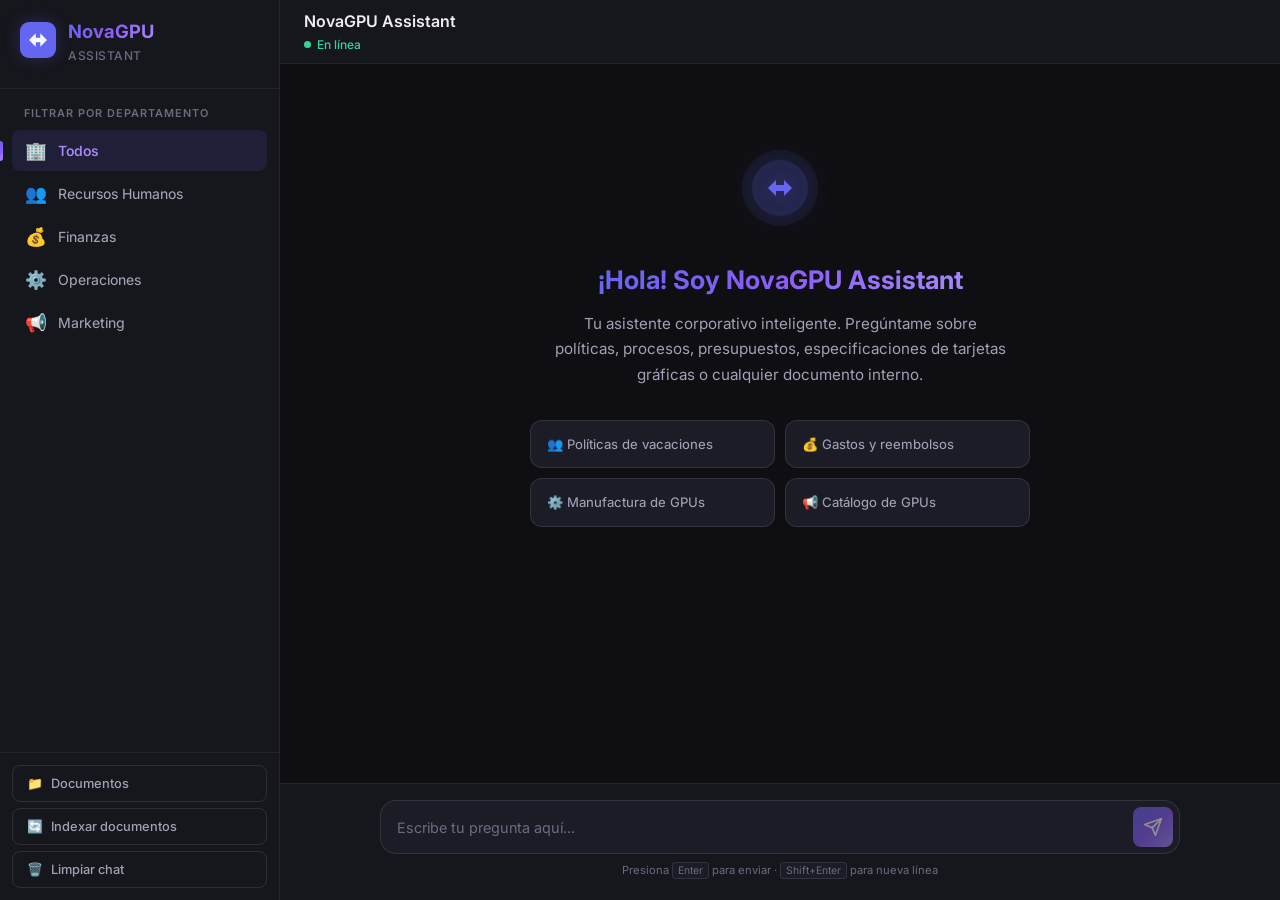
<file: templates/index.html>
<!DOCTYPE html>
<html lang="es">
<head>
    <meta charset="UTF-8">
    <meta name="viewport" content="width=device-width, initial-scale=1.0">
    <meta name="description" content="NovaGPU Assistant - Asistente virtual corporativo inteligente de NovaGPU Technologies">
    <title>NovaGPU Assistant | Asistente Corporativo IA</title>
    <link rel="preconnect" href="https://fonts.googleapis.com">
    <link rel="preconnect" href="https://fonts.gstatic.com" crossorigin>
    <link href="https://fonts.googleapis.com/css2?family=Inter:wght@300;400;500;600;700;800&display=swap" rel="stylesheet">
    <link rel="icon" type="image/svg+xml" href="data:image/svg+xml,<svg xmlns='http://www.w3.org/2000/svg' viewBox='0 0 32 32'><rect width='32' height='32' rx='8' fill='%236366f1'/><path d='M8 16L14 10V14H18V10L24 16L18 22V18H14V22L8 16Z' fill='white'/></svg>">
    <link rel="stylesheet" href="/static/style.css">
</head>
<body>
    <div class="app-container">
        <!-- Sidebar -->
        <aside class="sidebar" id="sidebar">
            <div class="sidebar-header">
                <div class="logo">
                    <div class="logo-icon">
                        <svg viewBox="0 0 32 32" fill="none" xmlns="http://www.w3.org/2000/svg">
                            <rect width="32" height="32" rx="8" fill="url(#logo-grad)"/>
                            <path d="M8 16L14 10V14H18V10L24 16L18 22V18H14V22L8 16Z" fill="white" fill-opacity="0.95"/>
                            <defs>
                                <linearGradient id="logo-grad" x1="0" y1="0" x2="32" y2="32">
                                    <stop stop-color="#6366f1"/>
                                    <stop offset="1" stop-color="#8b5cf6"/>
                                </linearGradient>
                            </defs>
                        </svg>
                    </div>
                    <div class="logo-text">
                        <h1>NovaGPU</h1>
                        <span>Assistant</span>
                    </div>
                </div>
            </div>

            <nav class="sidebar-nav">
                <div class="nav-section">
                    <span class="nav-section-title">Filtrar por departamento</span>
                    <button class="nav-item active" data-department="" id="dept-all">
                        <span class="nav-icon">🏢</span>
                        <span>Todos</span>
                    </button>
                    <button class="nav-item" data-department="rrhh" id="dept-rrhh">
                        <span class="nav-icon">👥</span>
                        <span>Recursos Humanos</span>
                    </button>
                    <button class="nav-item" data-department="finanzas" id="dept-finanzas">
                        <span class="nav-icon">💰</span>
                        <span>Finanzas</span>
                    </button>
                    <button class="nav-item" data-department="operaciones" id="dept-operaciones">
                        <span class="nav-icon">⚙️</span>
                        <span>Operaciones</span>
                    </button>
                    <button class="nav-item" data-department="marketing" id="dept-marketing">
                        <span class="nav-icon">📢</span>
                        <span>Marketing</span>
                    </button>
                </div>
            </nav>

            <div class="sidebar-footer">
                <button class="btn-action btn-docs" id="btn-docs" title="Gestionar documentos del sistema">
                    <span>📁</span> Documentos
                </button>
                <button class="btn-action btn-reindex" id="btn-reindex" title="Re-indexar documentos">
                    <span>🔄</span> Indexar documentos
                </button>
                <button class="btn-action btn-clear" id="btn-clear" title="Limpiar conversación">
                    <span>🗑️</span> Limpiar chat
                </button>
            </div>
        </aside>

        <!-- Main Content -->
        <main class="main-content">
            <!-- Header -->
            <header class="main-header">
                <button class="btn-menu" id="btn-menu" aria-label="Menú">
                    <svg width="24" height="24" viewBox="0 0 24 24" fill="none" stroke="currentColor" stroke-width="2">
                        <line x1="3" y1="6" x2="21" y2="6"/>
                        <line x1="3" y1="12" x2="21" y2="12"/>
                        <line x1="3" y1="18" x2="21" y2="18"/>
                    </svg>
                </button>
                <div class="header-info">
                    <h2 id="current-department-title">NovaGPU Assistant</h2>
                    <span class="header-status" id="connection-status">
                        <span class="status-dot"></span>
                        En línea
                    </span>
                </div>
            </header>

            <!-- Chat Area -->
            <div class="chat-container" id="chat-container">
                <!-- Welcome Message -->
                <div class="welcome-screen" id="welcome-screen">
                    <div class="welcome-icon">
                        <svg viewBox="0 0 80 80" fill="none" xmlns="http://www.w3.org/2000/svg">
                            <circle cx="40" cy="40" r="38" fill="url(#welcome-grad)" opacity="0.1"/>
                            <circle cx="40" cy="40" r="28" fill="url(#welcome-grad)" opacity="0.15"/>
                            <path d="M28 40L36 32V37H44V32L52 40L44 48V43H36V48L28 40Z" fill="url(#welcome-grad)"/>
                            <defs>
                                <linearGradient id="welcome-grad" x1="0" y1="0" x2="80" y2="80">
                                    <stop stop-color="#6366f1"/>
                                    <stop offset="1" stop-color="#a78bfa"/>
                                </linearGradient>
                            </defs>
                        </svg>
                    </div>
                    <h2>¡Hola! Soy NovaGPU Assistant</h2>
                    <p>Tu asistente corporativo inteligente. Pregúntame sobre políticas, procesos, presupuestos, especificaciones de tarjetas gráficas o cualquier documento interno.</p>
                    <div class="quick-actions">
                        <button class="quick-action" data-question="¿Cuáles son las políticas de vacaciones y licencias?">
                            👥 Políticas de vacaciones
                        </button>
                        <button class="quick-action" data-question="¿Cuál es la política de gastos y reembolsos para viajes de negocios?">
                            💰 Gastos y reembolsos
                        </button>
                        <button class="quick-action" data-question="¿Cuál es el proceso de manufactura de las GPUs NovaGPU?">
                            ⚙️ Manufactura de GPUs
                        </button>
                        <button class="quick-action" data-question="¿Cuáles son las especificaciones y precios de las tarjetas gráficas NovaGPU?">
                            📢 Catálogo de GPUs
                        </button>
                    </div>
                </div>

                <!-- Messages -->
                <div class="messages" id="messages"></div>
            </div>

            <!-- Input Area -->
            <div class="input-area">
                <form class="input-form" id="chat-form">
                    <div class="input-wrapper">
                        <textarea 
                            id="message-input" 
                            placeholder="Escribe tu pregunta aquí..." 
                            rows="1"
                            maxlength="2000"
                            aria-label="Mensaje"
                        ></textarea>
                        <button type="submit" class="btn-send" id="btn-send" aria-label="Enviar mensaje" disabled>
                            <svg width="20" height="20" viewBox="0 0 24 24" fill="none" stroke="currentColor" stroke-width="2" stroke-linecap="round" stroke-linejoin="round">
                                <line x1="22" y1="2" x2="11" y2="13"/>
                                <polygon points="22 2 15 22 11 13 2 9 22 2"/>
                            </svg>
                        </button>
                    </div>
                    <span class="input-hint">
                        Presiona <kbd>Enter</kbd> para enviar · <kbd>Shift+Enter</kbd> para nueva línea
                    </span>
                </form>
            </div>
        </main>
    </div>

    <!-- Modal Gestión de Documentos -->
    <div class="modal-backdrop" id="modal-docs-backdrop">
        <div class="modal-container">
            <div class="modal-header">
                <div class="modal-title">
                    <span class="modal-icon">📁</span>
                    <h3>Gestión de Documentos</h3>
                </div>
                <button class="btn-modal-close" id="btn-modal-close" aria-label="Cerrar modal">&times;</button>
            </div>
            
            <div class="modal-body">
                <!-- Zona de carga -->
                <section class="upload-section">
                    <h4>Subir nuevo documento</h4>
                    <form id="upload-form" class="upload-form">
                        <div class="form-group">
                            <label for="upload-department">Departamento destino:</label>
                            <select id="upload-department" required>
                                <option value="rrhh">👥 Recursos Humanos</option>
                                <option value="finanzas">💰 Finanzas</option>
                                <option value="operaciones">⚙️ Operaciones</option>
                                <option value="marketing">📢 Marketing</option>
                            </select>
                        </div>
                        
                        <div class="drop-zone" id="drop-zone">
                            <span class="drop-zone-icon">📤</span>
                            <p class="drop-zone-text">Arrastra y suelta tu archivo aquí o <span>haz clic para examinar</span></p>
                            <span class="drop-zone-hint">Formatos soportados: PDF, DOCX, TXT, MD, CSV, XLSX, JSON, HTML, PPTX</span>
                            <input type="file" id="file-input" hidden accept=".pdf,.docx,.txt,.md,.csv,.xlsx,.json,.html,.pptx">
                        </div>

                        <div class="file-preview hidden" id="file-preview">
                            <span class="file-icon">📄</span>
                            <span class="file-name" id="selected-file-name">documento.pdf</span>
                            <button type="button" class="btn-remove-file" id="btn-remove-file">&times;</button>
                        </div>

                        <button type="submit" class="btn-primary btn-upload" id="btn-upload" disabled>
                            <span>⬆️</span> Subir Documento
                        </button>
                    </form>
                </section>

                <hr class="modal-divider">

                <!-- Lista de documentos existentes -->
                <section class="docs-list-section">
                    <div class="section-header">
                        <h4>Documentos en la base de conocimiento</h4>
                        <span class="docs-badge" id="total-docs-count">0 documentos</span>
                    </div>
                    <div class="docs-list" id="docs-list">
                        <div class="docs-loading">Cargando documentos...</div>
                    </div>
                </section>
            </div>
            
            <div class="modal-footer">
                <p class="reindex-hint">💡 Recuérdale al sistema re-indexar los documentos después de agregar o quitar archivos.</p>
                <button type="button" class="btn-action btn-reindex" id="btn-modal-reindex">
                    <span>🔄</span> Re-indexar Ahora
                </button>
            </div>
        </div>
    </div>

    <!-- Toast notifications -->
    <div class="toast-container" id="toast-container"></div>

    <script src="/static/script.js"></script>

</body>
</html>
</file>
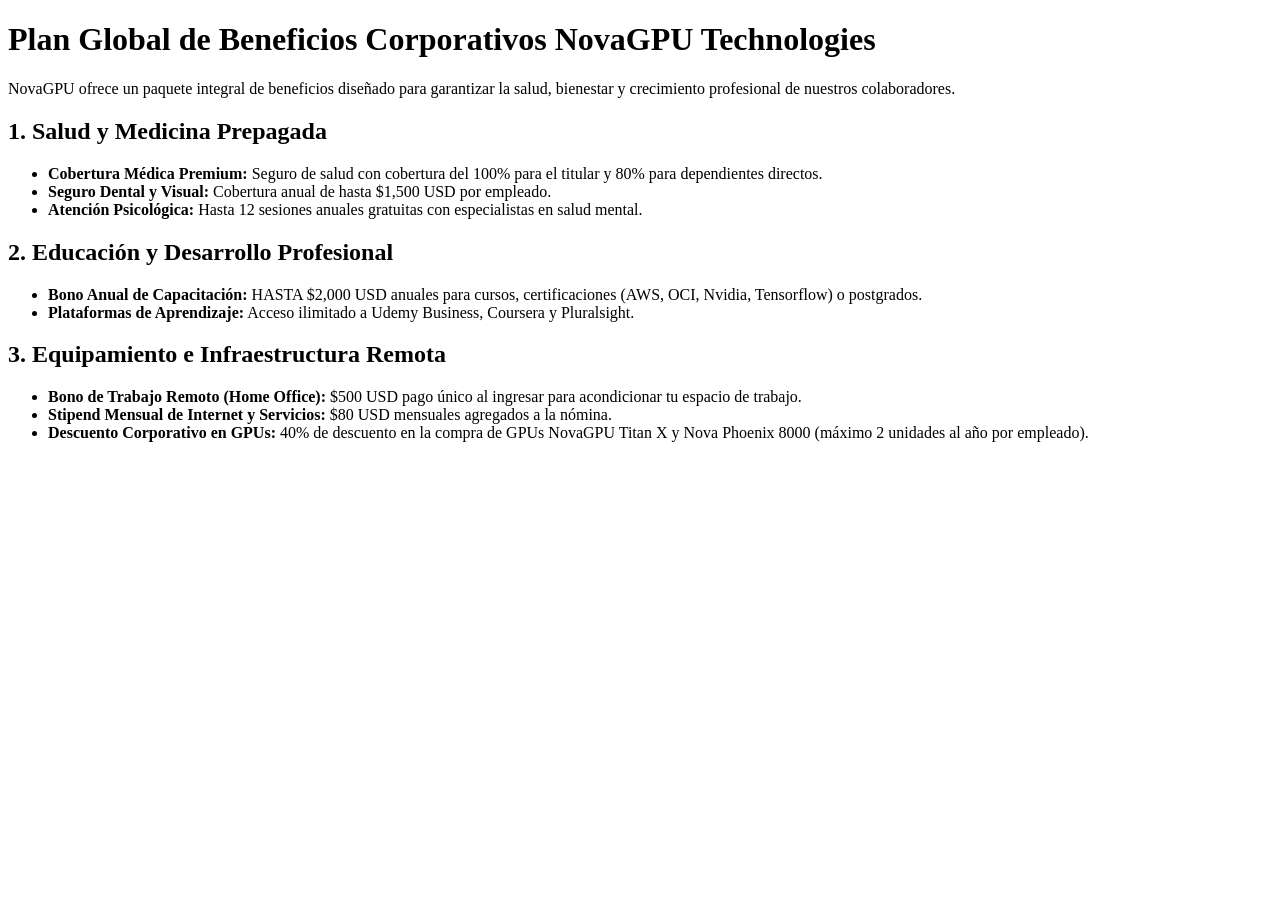
<file: documents/rrhh/plan_beneficios.html>
<!DOCTYPE html>
<html lang="es">
<head>
    <meta charset="UTF-8">
    <title>Plan Global de Beneficios NovaGPU 2026</title>
</head>
<body>
    <h1>Plan Global de Beneficios Corporativos NovaGPU Technologies</h1>
    <p>NovaGPU ofrece un paquete integral de beneficios diseñado para garantizar la salud, bienestar y crecimiento profesional de nuestros colaboradores.</p>
    
    <h2>1. Salud y Medicina Prepagada</h2>
    <ul>
        <li><strong>Cobertura Médica Premium:</strong> Seguro de salud con cobertura del 100% para el titular y 80% para dependientes directos.</li>
        <li><strong>Seguro Dental y Visual:</strong> Cobertura anual de hasta $1,500 USD por empleado.</li>
        <li><strong>Atención Psicológica:</strong> Hasta 12 sesiones anuales gratuitas con especialistas en salud mental.</li>
    </ul>

    <h2>2. Educación y Desarrollo Profesional</h2>
    <ul>
        <li><strong>Bono Anual de Capacitación:</strong> HASTA $2,000 USD anuales para cursos, certificaciones (AWS, OCI, Nvidia, Tensorflow) o postgrados.</li>
        <li><strong>Plataformas de Aprendizaje:</strong> Acceso ilimitado a Udemy Business, Coursera y Pluralsight.</li>
    </ul>

    <h2>3. Equipamiento e Infraestructura Remota</h2>
    <ul>
        <li><strong>Bono de Trabajo Remoto (Home Office):</strong> $500 USD pago único al ingresar para acondicionar tu espacio de trabajo.</li>
        <li><strong>Stipend Mensual de Internet y Servicios:</strong> $80 USD mensuales agregados a la nómina.</li>
        <li><strong>Descuento Corporativo en GPUs:</strong> 40% de descuento en la compra de GPUs NovaGPU Titan X y Nova Phoenix 8000 (máximo 2 unidades al año por empleado).</li>
    </ul>
</body>
</html>
</file>
<file: static/style.css>
/* ================================================
   NovaGPU Assistant - Estilos principales
   ================================================ */

/* --- Reset & Variables --- */
:root {
    --bg-primary: #0f0f13;
    --bg-secondary: #16161d;
    --bg-tertiary: #1c1c27;
    --bg-elevated: #22222f;
    --bg-hover: #2a2a3a;

    --text-primary: #eeeef0;
    --text-secondary: #a1a1b5;
    --text-tertiary: #6b6b80;
    --text-inverse: #0f0f13;

    --accent-primary: #6366f1;
    --accent-secondary: #8b5cf6;
    --accent-tertiary: #a78bfa;
    --accent-glow: rgba(99, 102, 241, 0.25);
    --accent-gradient: linear-gradient(135deg, #6366f1 0%, #8b5cf6 50%, #a78bfa 100%);

    --success: #34d399;
    --warning: #fbbf24;
    --error: #f87171;
    --info: #60a5fa;

    --border-subtle: rgba(255, 255, 255, 0.06);
    --border-medium: rgba(255, 255, 255, 0.1);

    --radius-sm: 8px;
    --radius-md: 12px;
    --radius-lg: 16px;
    --radius-xl: 20px;
    --radius-full: 9999px;

    --shadow-sm: 0 1px 3px rgba(0, 0, 0, 0.3);
    --shadow-md: 0 4px 12px rgba(0, 0, 0, 0.4);
    --shadow-lg: 0 8px 30px rgba(0, 0, 0, 0.5);
    --shadow-glow: 0 0 20px var(--accent-glow);

    --sidebar-width: 280px;
    --header-height: 64px;

    --transition-fast: 150ms cubic-bezier(0.4, 0, 0.2, 1);
    --transition-base: 250ms cubic-bezier(0.4, 0, 0.2, 1);
    --transition-slow: 400ms cubic-bezier(0.4, 0, 0.2, 1);

    --font-family: 'Inter', -apple-system, BlinkMacSystemFont, 'Segoe UI', sans-serif;
}

*,
*::before,
*::after {
    box-sizing: border-box;
    margin: 0;
    padding: 0;
}

html {
    font-size: 16px;
    -webkit-font-smoothing: antialiased;
    -moz-osx-font-smoothing: grayscale;
}

body {
    font-family: var(--font-family);
    background-color: var(--bg-primary);
    color: var(--text-primary);
    line-height: 1.6;
    overflow: hidden;
    height: 100vh;
    height: 100dvh;
}

/* --- App Layout --- */
.app-container {
    display: flex;
    height: 100vh;
    height: 100dvh;
    overflow: hidden;
}

/* --- Sidebar --- */
.sidebar {
    width: var(--sidebar-width);
    background: var(--bg-secondary);
    border-right: 1px solid var(--border-subtle);
    display: flex;
    flex-direction: column;
    flex-shrink: 0;
    transition: transform var(--transition-base);
    z-index: 100;
}

.sidebar-header {
    padding: 20px;
    border-bottom: 1px solid var(--border-subtle);
}

.logo {
    display: flex;
    align-items: center;
    gap: 12px;
}

.logo-icon svg {
    width: 36px;
    height: 36px;
    filter: drop-shadow(0 0 8px var(--accent-glow));
}

.logo-text h1 {
    font-size: 1.15rem;
    font-weight: 700;
    background: var(--accent-gradient);
    -webkit-background-clip: text;
    -webkit-text-fill-color: transparent;
    background-clip: text;
    line-height: 1.2;
}

.logo-text span {
    font-size: 0.75rem;
    color: var(--text-tertiary);
    font-weight: 500;
    letter-spacing: 0.5px;
    text-transform: uppercase;
}

/* Sidebar Navigation */
.sidebar-nav {
    flex: 1;
    overflow-y: auto;
    padding: 16px 12px;
}

.sidebar-nav::-webkit-scrollbar {
    width: 4px;
}

.sidebar-nav::-webkit-scrollbar-thumb {
    background: var(--bg-hover);
    border-radius: var(--radius-full);
}

.nav-section-title {
    display: block;
    font-size: 0.68rem;
    font-weight: 600;
    color: var(--text-tertiary);
    text-transform: uppercase;
    letter-spacing: 1px;
    padding: 0 12px;
    margin-bottom: 8px;
}

.nav-item {
    display: flex;
    align-items: center;
    gap: 10px;
    width: 100%;
    padding: 10px 12px;
    margin-bottom: 2px;
    border: none;
    border-radius: var(--radius-sm);
    background: transparent;
    color: var(--text-secondary);
    font-family: var(--font-family);
    font-size: 0.875rem;
    font-weight: 450;
    cursor: pointer;
    transition: all var(--transition-fast);
    text-align: left;
}

.nav-item:hover {
    background: var(--bg-hover);
    color: var(--text-primary);
}

.nav-item.active {
    background: rgba(99, 102, 241, 0.12);
    color: var(--accent-tertiary);
    font-weight: 550;
}

.nav-item.active::before {
    content: '';
    position: absolute;
    left: 0;
    width: 3px;
    height: 20px;
    background: var(--accent-gradient);
    border-radius: 0 var(--radius-full) var(--radius-full) 0;
}

.nav-icon {
    font-size: 1.1rem;
    width: 24px;
    text-align: center;
    flex-shrink: 0;
}

/* Sidebar Footer */
.sidebar-footer {
    padding: 12px;
    border-top: 1px solid var(--border-subtle);
    display: flex;
    flex-direction: column;
    gap: 6px;
}

.btn-action {
    display: flex;
    align-items: center;
    gap: 8px;
    width: 100%;
    padding: 10px 14px;
    border: 1px solid var(--border-medium);
    border-radius: var(--radius-sm);
    background: transparent;
    color: var(--text-secondary);
    font-family: var(--font-family);
    font-size: 0.8rem;
    font-weight: 500;
    cursor: pointer;
    transition: all var(--transition-fast);
}

.btn-action:hover {
    background: var(--bg-hover);
    color: var(--text-primary);
    border-color: var(--border-medium);
}

.btn-reindex:hover {
    border-color: var(--accent-primary);
    color: var(--accent-tertiary);
}

.btn-clear:hover {
    border-color: var(--error);
    color: var(--error);
}

/* --- Main Content --- */
.main-content {
    flex: 1;
    display: flex;
    flex-direction: column;
    min-width: 0;
    position: relative;
}

/* Header */
.main-header {
    height: var(--header-height);
    display: flex;
    align-items: center;
    gap: 16px;
    padding: 0 24px;
    border-bottom: 1px solid var(--border-subtle);
    background: var(--bg-secondary);
    flex-shrink: 0;
}

.btn-menu {
    display: none;
    align-items: center;
    justify-content: center;
    width: 40px;
    height: 40px;
    border: none;
    border-radius: var(--radius-sm);
    background: transparent;
    color: var(--text-secondary);
    cursor: pointer;
    transition: all var(--transition-fast);
}

.btn-menu:hover {
    background: var(--bg-hover);
    color: var(--text-primary);
}

.header-info h2 {
    font-size: 1rem;
    font-weight: 600;
    color: var(--text-primary);
}

.header-status {
    display: flex;
    align-items: center;
    gap: 6px;
    font-size: 0.75rem;
    color: var(--success);
    font-weight: 500;
}

.status-dot {
    width: 7px;
    height: 7px;
    border-radius: 50%;
    background: var(--success);
    animation: pulse-dot 2s infinite;
}

@keyframes pulse-dot {

    0%,
    100% {
        opacity: 1;
    }

    50% {
        opacity: 0.4;
    }
}

/* --- Chat Container --- */
.chat-container {
    flex: 1;
    overflow-y: auto;
    padding: 24px;
    scroll-behavior: smooth;
}

.chat-container::-webkit-scrollbar {
    width: 6px;
}

.chat-container::-webkit-scrollbar-thumb {
    background: var(--bg-hover);
    border-radius: var(--radius-full);
}

.chat-container::-webkit-scrollbar-thumb:hover {
    background: var(--text-tertiary);
}

/* Welcome Screen */
.welcome-screen {
    display: flex;
    flex-direction: column;
    align-items: center;
    justify-content: center;
    text-align: center;
    padding: 60px 20px;
    max-width: 600px;
    margin: 0 auto;
    animation: fadeInUp 0.6s var(--transition-slow);
}

.welcome-screen.hidden {
    display: none;
}

@keyframes fadeInUp {
    from {
        opacity: 0;
        transform: translateY(20px);
    }

    to {
        opacity: 1;
        transform: translateY(0);
    }
}

.welcome-icon svg {
    width: 80px;
    height: 80px;
    margin-bottom: 24px;
    filter: drop-shadow(0 0 15px var(--accent-glow));
    animation: float 3s ease-in-out infinite;
}

@keyframes float {

    0%,
    100% {
        transform: translateY(0);
    }

    50% {
        transform: translateY(-8px);
    }
}

.welcome-screen h2 {
    font-size: 1.6rem;
    font-weight: 700;
    margin-bottom: 10px;
    background: var(--accent-gradient);
    -webkit-background-clip: text;
    -webkit-text-fill-color: transparent;
    background-clip: text;
}

.welcome-screen p {
    color: var(--text-secondary);
    font-size: 0.95rem;
    margin-bottom: 32px;
    max-width: 460px;
    line-height: 1.7;
}

.quick-actions {
    display: grid;
    grid-template-columns: 1fr 1fr;
    gap: 10px;
    width: 100%;
    max-width: 500px;
}

.quick-action {
    padding: 14px 16px;
    border: 1px solid var(--border-medium);
    border-radius: var(--radius-md);
    background: var(--bg-tertiary);
    color: var(--text-secondary);
    font-family: var(--font-family);
    font-size: 0.82rem;
    font-weight: 450;
    cursor: pointer;
    transition: all var(--transition-fast);
    text-align: left;
    line-height: 1.4;
}

.quick-action:hover {
    background: var(--bg-elevated);
    border-color: var(--accent-primary);
    color: var(--text-primary);
    transform: translateY(-2px);
    box-shadow: var(--shadow-glow);
}

/* --- Messages --- */
.messages {
    display: flex;
    flex-direction: column;
    gap: 20px;
}

.message {
    display: flex;
    gap: 12px;
    animation: messageIn 0.35s var(--transition-base);
    max-width: 85%;
}

@keyframes messageIn {
    from {
        opacity: 0;
        transform: translateY(12px);
    }

    to {
        opacity: 1;
        transform: translateY(0);
    }
}

.message.user {
    align-self: flex-end;
    flex-direction: row-reverse;
}

.message-avatar {
    width: 34px;
    height: 34px;
    border-radius: var(--radius-sm);
    display: flex;
    align-items: center;
    justify-content: center;
    font-size: 0.85rem;
    flex-shrink: 0;
    margin-top: 2px;
}

.message.assistant .message-avatar {
    background: var(--accent-gradient);
    box-shadow: 0 0 12px var(--accent-glow);
}

.message.user .message-avatar {
    background: var(--bg-elevated);
    border: 1px solid var(--border-medium);
}

.message-content {
    flex: 1;
    min-width: 0;
}

.message-bubble {
    padding: 14px 18px;
    border-radius: var(--radius-lg);
    font-size: 0.9rem;
    line-height: 1.65;
    word-wrap: break-word;
    overflow-wrap: break-word;
}

.message.assistant .message-bubble {
    background: var(--bg-tertiary);
    border: 1px solid var(--border-subtle);
    border-top-left-radius: 4px;
}

.message.user .message-bubble {
    background: var(--accent-primary);
    color: white;
    border-top-right-radius: 4px;
}

/* Markdown dentro de mensajes */
.message-bubble h1,
.message-bubble h2,
.message-bubble h3 {
    margin: 12px 0 6px;
    font-weight: 600;
}

.message-bubble h1 {
    font-size: 1.1rem;
}

.message-bubble h2 {
    font-size: 1rem;
}

.message-bubble h3 {
    font-size: 0.95rem;
}

.message-bubble p {
    margin-bottom: 8px;
}

.message-bubble p:last-child {
    margin-bottom: 0;
}

.message-bubble ul,
.message-bubble ol {
    margin: 6px 0;
    padding-left: 20px;
}

.message-bubble li {
    margin-bottom: 3px;
}

.message-bubble,
.message-bubble * {
    font-style: normal !important;
}

.message-bubble strong {
    color: var(--accent-tertiary);
    font-weight: 600;
}

.message-bubble em,
.message-bubble i {
    font-style: normal !important;
    font-weight: 500;
    color: var(--accent-tertiary);
}

.message.user .message-bubble strong,
.message.user .message-bubble em,
.message.user .message-bubble i {
    color: white;
}

.message-bubble code {
    background: rgba(0, 0, 0, 0.3);
    padding: 2px 6px;
    border-radius: 4px;
    font-size: 0.85em;
    font-family: 'JetBrains Mono', 'Fira Code', monospace;
}

.message-bubble pre {
    background: rgba(0, 0, 0, 0.4);
    padding: 12px 16px;
    border-radius: var(--radius-sm);
    overflow-x: auto;
    margin: 8px 0;
}

.message-bubble pre code {
    background: none;
    padding: 0;
}

/* Sources */
.message-sources {
    margin-top: 10px;
    padding-top: 10px;
    border-top: 1px solid var(--border-subtle);
}

.sources-title {
    font-size: 0.72rem;
    font-weight: 600;
    color: var(--text-tertiary);
    text-transform: uppercase;
    letter-spacing: 0.5px;
    margin-bottom: 6px;
}

.source-tag {
    display: inline-flex;
    align-items: center;
    gap: 4px;
    padding: 3px 8px;
    margin: 2px 4px 2px 0;
    background: rgba(99, 102, 241, 0.1);
    border: 1px solid rgba(99, 102, 241, 0.2);
    border-radius: var(--radius-full);
    font-size: 0.7rem;
    color: var(--accent-tertiary);
    font-weight: 500;
}

/* Typing Indicator */
.typing-indicator {
    display: flex;
    gap: 5px;
    padding: 8px 12px;
    align-items: center;
}

.typing-dot {
    width: 7px;
    height: 7px;
    border-radius: 50%;
    background: var(--accent-tertiary);
    animation: typingBounce 1.4s infinite ease-in-out;
}

.typing-dot:nth-child(1) {
    animation-delay: 0s;
}

.typing-dot:nth-child(2) {
    animation-delay: 0.2s;
}

.typing-dot:nth-child(3) {
    animation-delay: 0.4s;
}

@keyframes typingBounce {

    0%,
    60%,
    100% {
        transform: translateY(0);
        opacity: 0.4;
    }

    30% {
        transform: translateY(-8px);
        opacity: 1;
    }
}

/* --- Input Area --- */
.input-area {
    padding: 16px 24px 20px;
    background: var(--bg-secondary);
    border-top: 1px solid var(--border-subtle);
}

.input-form {
    max-width: 800px;
    margin: 0 auto;
}

.input-wrapper {
    display: flex;
    align-items: flex-end;
    gap: 10px;
    background: var(--bg-tertiary);
    border: 1px solid var(--border-medium);
    border-radius: var(--radius-lg);
    padding: 6px 6px 6px 16px;
    transition: all var(--transition-fast);
}

.input-wrapper:focus-within {
    border-color: var(--accent-primary);
    box-shadow: 0 0 0 3px var(--accent-glow);
}

.input-wrapper textarea {
    flex: 1;
    border: none;
    background: transparent;
    color: var(--text-primary);
    font-family: var(--font-family);
    font-size: 0.9rem;
    line-height: 1.5;
    resize: none;
    outline: none;
    max-height: 150px;
    padding: 8px 0;
}

.input-wrapper textarea::placeholder {
    color: var(--text-tertiary);
}

.btn-send {
    width: 40px;
    height: 40px;
    border: none;
    border-radius: var(--radius-sm);
    background: var(--accent-gradient);
    color: white;
    cursor: pointer;
    display: flex;
    align-items: center;
    justify-content: center;
    flex-shrink: 0;
    transition: all var(--transition-fast);
    opacity: 0.5;
}

.btn-send:not(:disabled) {
    opacity: 1;
}

.btn-send:not(:disabled):hover {
    transform: scale(1.05);
    box-shadow: var(--shadow-glow);
}

.btn-send:disabled {
    cursor: not-allowed;
}

.input-hint {
    display: block;
    text-align: center;
    font-size: 0.7rem;
    color: var(--text-tertiary);
    margin-top: 8px;
}

.input-hint kbd {
    padding: 1px 5px;
    background: var(--bg-tertiary);
    border: 1px solid var(--border-medium);
    border-radius: 3px;
    font-family: var(--font-family);
    font-size: 0.65rem;
}

/* --- Toast Notifications --- */
.toast-container {
    position: fixed;
    top: 20px;
    right: 20px;
    z-index: 1000;
    display: flex;
    flex-direction: column;
    gap: 8px;
}

.toast {
    display: flex;
    align-items: center;
    gap: 10px;
    padding: 12px 18px;
    border-radius: var(--radius-md);
    background: var(--bg-elevated);
    border: 1px solid var(--border-medium);
    box-shadow: var(--shadow-lg);
    color: var(--text-primary);
    font-size: 0.85rem;
    font-weight: 450;
    animation: toastIn 0.3s ease-out;
    min-width: 250px;
    max-width: 400px;
}

.toast.toast-success {
    border-left: 3px solid var(--success);
}

.toast.toast-error {
    border-left: 3px solid var(--error);
}

.toast.toast-info {
    border-left: 3px solid var(--info);
}

.toast.toast-warning {
    border-left: 3px solid var(--warning);
}

@keyframes toastIn {
    from {
        opacity: 0;
        transform: translateX(40px);
    }

    to {
        opacity: 1;
        transform: translateX(0);
    }
}

@keyframes toastOut {
    from {
        opacity: 1;
        transform: translateX(0);
    }

    to {
        opacity: 0;
        transform: translateX(40px);
    }
}

/* --- Loading Overlay --- */
.loading-overlay {
    position: fixed;
    inset: 0;
    background: rgba(0, 0, 0, 0.6);
    display: flex;
    align-items: center;
    justify-content: center;
    z-index: 500;
    backdrop-filter: blur(4px);
}

.loading-spinner {
    width: 48px;
    height: 48px;
    border: 3px solid var(--border-medium);
    border-top-color: var(--accent-primary);
    border-radius: 50%;
    animation: spin 0.8s linear infinite;
}

@keyframes spin {
    to {
        transform: rotate(360deg);
    }
}

/* --- Responsive --- */
@media (max-width: 768px) {
    .sidebar {
        position: fixed;
        left: 0;
        top: 0;
        bottom: 0;
        transform: translateX(-100%);
        box-shadow: var(--shadow-lg);
    }

    .sidebar.open {
        transform: translateX(0);
    }

    .btn-menu {
        display: flex;
    }

    .message {
        max-width: 95%;
    }

    .quick-actions {
        grid-template-columns: 1fr;
    }

    .chat-container {
        padding: 16px;
    }

    .input-area {
        padding: 12px 16px 16px;
    }
}

@media (max-width: 480px) {
    .welcome-screen {
        padding: 20px 12px;
    }

    .welcome-screen h2 {
        font-size: 1.2rem;
    }

    .welcome-screen p {
        font-size: 0.8rem;
        margin-bottom: 16px;
    }

    .quick-actions {
        gap: 8px;
    }

    .quick-action-btn {
        padding: 10px 12px;
        font-size: 0.8rem;
    }

    .chat-container {
        padding: 12px;
    }

    .input-area {
        padding: 8px 12px 12px;
    }

    .input-hint {
        display: none;
    }
}

/* Overlay for mobile sidebar */
.sidebar-overlay {
    display: none;
    position: fixed;
    inset: 0;
    background: rgba(0, 0, 0, 0.5);
    z-index: 99;
    backdrop-filter: blur(2px);
}

.sidebar-overlay.active {
    display: block;
}

/* --- Document Management Button & Modal --- */
.btn-docs:hover {
    border-color: var(--accent-secondary);
    color: var(--accent-tertiary);
}

.modal-backdrop {
    position: fixed;
    inset: 0;
    background: rgba(0, 0, 0, 0.7);
    backdrop-filter: blur(6px);
    display: flex;
    align-items: center;
    justify-content: center;
    z-index: 1000;
    opacity: 0;
    pointer-events: none;
    transition: opacity var(--transition-base);
}

.modal-backdrop.active {
    opacity: 1;
    pointer-events: auto;
}

.modal-container {
    background: var(--bg-secondary);
    border: 1px solid var(--border-medium);
    border-radius: var(--radius-xl);
    width: 90%;
    max-width: 650px;
    max-height: 85vh;
    display: flex;
    flex-direction: column;
    box-shadow: var(--shadow-lg), var(--shadow-glow);
    transform: scale(0.95) translateY(10px);
    transition: transform var(--transition-base);
    overflow: hidden;
}

.modal-backdrop.active .modal-container {
    transform: scale(1) translateY(0);
}

.modal-header {
    padding: 20px 24px;
    border-bottom: 1px solid var(--border-subtle);
    display: flex;
    align-items: center;
    justify-content: space-between;
    background: var(--bg-tertiary);
}

.modal-title {
    display: flex;
    align-items: center;
    gap: 12px;
}

.modal-title .modal-icon {
    font-size: 1.4rem;
}

.modal-title h3 {
    font-size: 1.15rem;
    font-weight: 600;
    color: var(--text-primary);
}

.btn-modal-close {
    background: transparent;
    border: none;
    color: var(--text-tertiary);
    font-size: 1.5rem;
    cursor: pointer;
    line-height: 1;
    padding: 4px 8px;
    border-radius: var(--radius-sm);
    transition: all var(--transition-fast);
}

.btn-modal-close:hover {
    color: var(--text-primary);
    background: var(--bg-hover);
}

.modal-body {
    padding: 24px;
    overflow-y: auto;
    display: flex;
    flex-direction: column;
    gap: 20px;
}

.modal-body::-webkit-scrollbar {
    width: 6px;
}

.modal-body::-webkit-scrollbar-thumb {
    background: var(--bg-hover);
    border-radius: var(--radius-full);
}

/* Upload Section */
.upload-section h4,
.docs-list-section h4 {
    font-size: 0.95rem;
    font-weight: 600;
    color: var(--text-primary);
    margin-bottom: 12px;
}

.upload-form {
    display: flex;
    flex-direction: column;
    gap: 14px;
}

.form-group {
    display: flex;
    flex-direction: column;
    gap: 6px;
}

.form-group label {
    font-size: 0.8rem;
    font-weight: 500;
    color: var(--text-secondary);
}

.form-group select {
    background: var(--bg-tertiary);
    border: 1px solid var(--border-medium);
    border-radius: var(--radius-md);
    padding: 10px 14px;
    color: var(--text-primary);
    font-family: var(--font-family);
    font-size: 0.9rem;
    outline: none;
    cursor: pointer;
    transition: border-color var(--transition-fast);
}

.form-group select:focus {
    border-color: var(--accent-primary);
}

/* Drag and Drop Zone */
.drop-zone {
    border: 2px dashed var(--border-medium);
    border-radius: var(--radius-lg);
    padding: 28px 16px;
    text-align: center;
    background: var(--bg-tertiary);
    cursor: pointer;
    transition: all var(--transition-fast);
    display: flex;
    flex-direction: column;
    align-items: center;
    gap: 8px;
}

.drop-zone:hover,
.drop-zone.dragover {
    border-color: var(--accent-primary);
    background: rgba(99, 102, 241, 0.05);
}

.drop-zone-icon {
    font-size: 2rem;
}

.drop-zone-text {
    font-size: 0.85rem;
    color: var(--text-secondary);
}

.drop-zone-text span {
    color: var(--accent-tertiary);
    font-weight: 500;
    text-decoration: underline;
}

.drop-zone-hint {
    font-size: 0.72rem;
    color: var(--text-tertiary);
}

/* File Preview */
.file-preview {
    display: flex;
    align-items: center;
    gap: 10px;
    padding: 10px 14px;
    background: var(--bg-elevated);
    border: 1px solid var(--border-medium);
    border-radius: var(--radius-md);
}

.file-preview.hidden {
    display: none;
}

.file-preview .file-icon {
    font-size: 1.2rem;
}

.file-preview .file-name {
    flex: 1;
    font-size: 0.85rem;
    color: var(--text-primary);
    white-space: nowrap;
    overflow: hidden;
    text-overflow: ellipsis;
}

.btn-remove-file {
    background: transparent;
    border: none;
    color: var(--text-tertiary);
    font-size: 1.2rem;
    cursor: pointer;
    padding: 2px 6px;
    border-radius: var(--radius-sm);
}

.btn-remove-file:hover {
    color: var(--error);
}

.btn-primary.btn-upload {
    display: flex;
    align-items: center;
    justify-content: center;
    gap: 8px;
    padding: 12px;
    border: none;
    border-radius: var(--radius-md);
    background: var(--accent-gradient);
    color: white;
    font-family: var(--font-family);
    font-size: 0.9rem;
    font-weight: 600;
    cursor: pointer;
    transition: all var(--transition-fast);
}

.btn-primary.btn-upload:disabled {
    opacity: 0.5;
    cursor: not-allowed;
}

.btn-primary.btn-upload:not(:disabled):hover {
    box-shadow: var(--shadow-glow);
    transform: translateY(-1px);
}

.modal-divider {
    border: none;
    border-top: 1px solid var(--border-subtle);
    margin: 4px 0;
}

/* Docs List Section */
.docs-list-section .section-header {
    display: flex;
    align-items: center;
    justify-content: space-between;
    margin-bottom: 12px;
}

.docs-badge {
    font-size: 0.75rem;
    font-weight: 500;
    padding: 2px 8px;
    border-radius: var(--radius-full);
    background: rgba(99, 102, 241, 0.15);
    color: var(--accent-tertiary);
}

.docs-list {
    display: flex;
    flex-direction: column;
    gap: 16px;
}

.docs-dept-group {
    background: var(--bg-tertiary);
    border: 1px solid var(--border-subtle);
    border-radius: var(--radius-md);
    padding: 12px 14px;
}

.docs-dept-header {
    display: flex;
    align-items: center;
    justify-content: space-between;
    font-size: 0.82rem;
    font-weight: 600;
    color: var(--accent-tertiary);
    margin-bottom: 8px;
    padding-bottom: 6px;
    border-bottom: 1px solid var(--border-subtle);
}

.docs-dept-files {
    display: flex;
    flex-direction: column;
    gap: 6px;
}

.doc-item {
    display: flex;
    align-items: center;
    justify-content: space-between;
    padding: 8px 10px;
    background: var(--bg-secondary);
    border-radius: var(--radius-sm);
    font-size: 0.83rem;
    transition: background var(--transition-fast);
}

.doc-item:hover {
    background: var(--bg-elevated);
}

.doc-info {
    display: flex;
    align-items: center;
    gap: 8px;
    min-width: 0;
}

.doc-name {
    color: var(--text-primary);
    white-space: nowrap;
    overflow: hidden;
    text-overflow: ellipsis;
}

.doc-size {
    font-size: 0.72rem;
    color: var(--text-tertiary);
    flex-shrink: 0;
}

.btn-delete-doc {
    background: transparent;
    border: none;
    color: var(--text-tertiary);
    font-size: 0.9rem;
    cursor: pointer;
    padding: 4px 8px;
    border-radius: var(--radius-sm);
    transition: all var(--transition-fast);
}

.btn-delete-doc:hover {
    color: var(--error);
    background: rgba(248, 113, 113, 0.15);
}

.docs-loading,
.docs-empty {
    text-align: center;
    padding: 20px;
    color: var(--text-tertiary);
    font-size: 0.85rem;
}

/* Modal Footer */
.modal-footer {
    padding: 16px 24px;
    border-top: 1px solid var(--border-subtle);
    background: var(--bg-tertiary);
    display: flex;
    align-items: center;
    justify-content: space-between;
    gap: 16px;
}

.reindex-hint {
    font-size: 0.75rem;
    color: var(--text-tertiary);
    line-height: 1.4;
}

.modal-footer .btn-reindex {
    width: auto;
    flex-shrink: 0;
}
</file>
